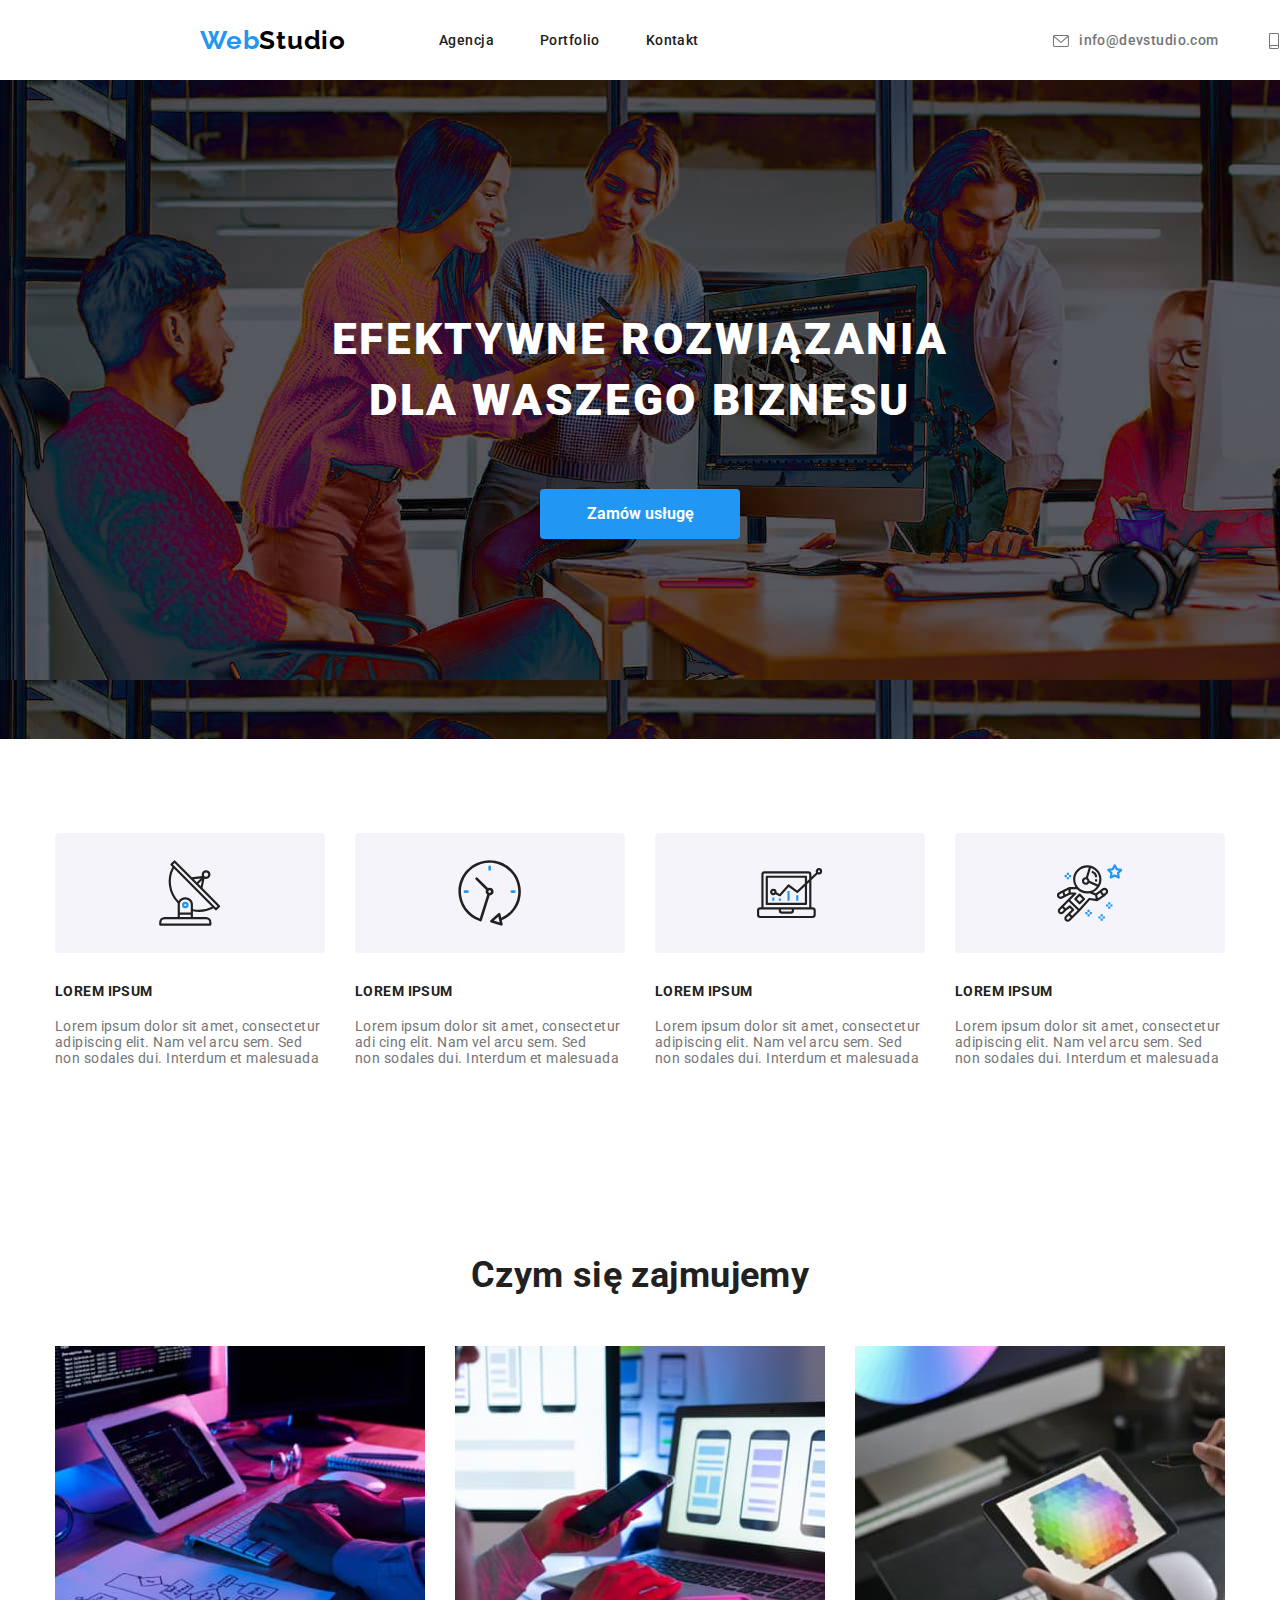
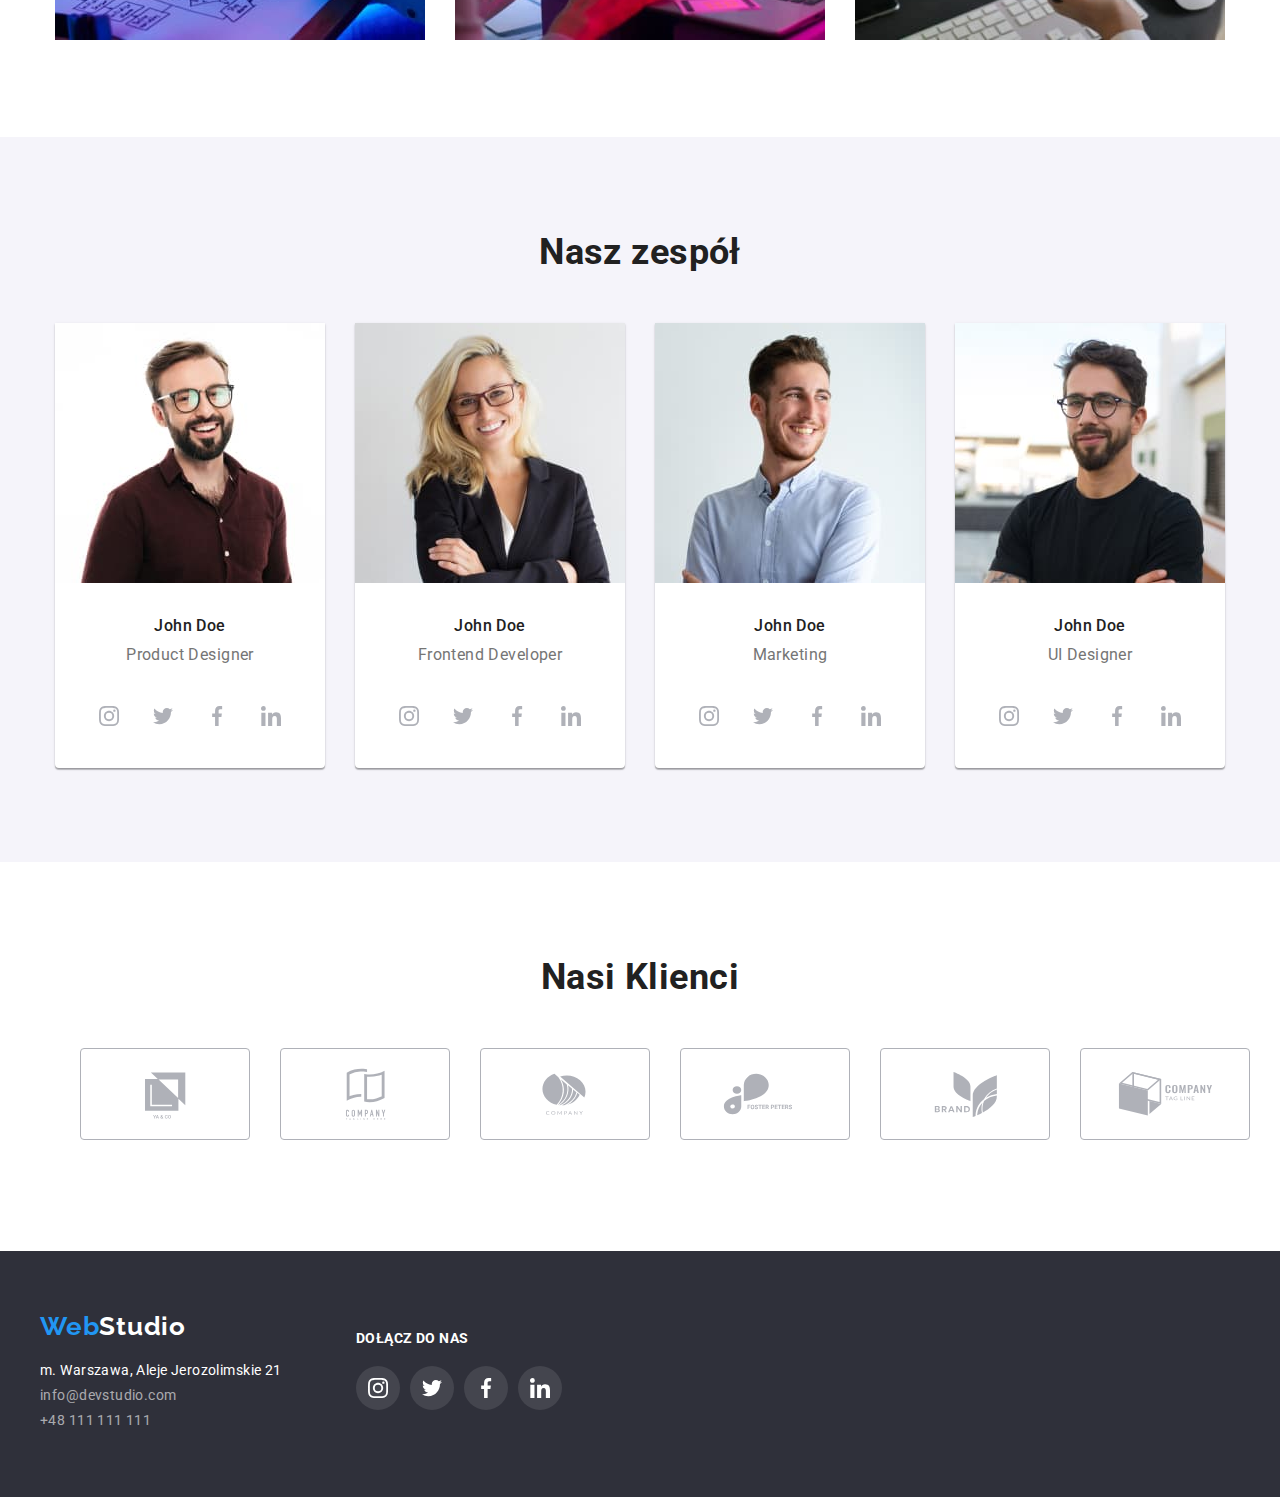
<file: index.html>
<!DOCTYPE html>
<html lang="en">
  <head>
 <meta charset="UTF-8" />
    <meta http-equiv="X-UA-Compatible" content="IE=edge" />
    <meta name="viewport" content="width=device-width, initial-scale=1.0" />
    <link
    rel="stylesheet"
    href="./styles/modern-normalize.css"
  />
    <link href="./styles/styles.css" rel="stylesheet" />

    <link rel="preconnect" href="https://fonts.googleapis.com" />
    <link rel="preconnect" href="https://fonts.gstatic.com" crossorigin />
    <link
      href="https://fonts.googleapis.com/css2?family=Raleway:wght@700&family=Roboto:wght@400;500;700;900&display=swap"
      rel="stylesheet">
    <title>WebStudio</title>
  </head>
  <body>
 <div class="logo">
      <header class="header container">
        <a href="index.html" class="no-underline logo-style">
          <span class="text-blue">Web</span>Studio</a>
        <nav>
          <ul class="nav-style nav-list">
            <li>
              <a href="index.htlm" class="text-blue link-style no-underline">Agencja</a>
            </li>
            <li>
              <a href="portfolio.html" class="text-blue link-style no-underline"
                >Portfolio</a
              >
            </li>
            <li>
              <a href="kontakt.html" class="text-blue link-style no-underline">Kontakt</a>
            </li>
          </ul>
        </nav>
        <div class="contacts">
        <ul class="nav-list">
          <li>
              <a href="emailto:info@devstudio.com" class="contact-link no-underline text-blue icons-header"
                >
                <svg class="icon-spacing" width="16" height="12">
                <use xlink:href="./images/icons.svg#email-logo"></use>
              </svg>
              info@devstudio.com</a> 
            </li>
              <li>
              <a href="tel:+48111111111" class="contact-link no-underline text-blue icons-header"
                >
                <svg class="icon-spacing" width="10" height="16">
                <use xlink:href="./images/icons.svg#smartphone-logo"></use>
              </svg>+48 111 111 111</a>
            </li>
          </ul>
          </div>
       </div> 
      </header>
    <main>
      <section>
        <div class="container order-service-background section">
            <h1 class="order-service-text">EFEKTYWNE ROZWIĄZANIA <br />
              DLA WASZEGO BIZNESU
            </h1>
              <button type="button" class="order-service-button">Zamów usługę</button>
           
          </div>
      </section>
      <section>
        <div class="container section">
        <ul class="lorem-box no-margin no-padding">
          <li>
            <div class="speciality-icon">
                  <svg width="65.32" height="70">
                    <use xlink:href="./images/icons.svg#antenna-logo"></use>
                  </svg>
                </div>
            <h4 class="lorem-text-top">LOREM IPSUM</h4>
            <p class="lotem-text-bottom no-margin">
              Lorem ipsum dolor sit amet, consectetur<br />
              adipiscing elit. Nam vel arcu sem. Sed<br />
              non sodales dui. Interdum et malesuada
            </p>
          </li>
          <li>
             <div class="speciality-icon">
                  <svg width="65.32" height="70">
                    <use xlink:href="./images/icons.svg#clock-logo"></use>
                  </svg>
                </div>
            <h4 class="lorem-text-top">LOREM IPSUM</h4>
            <p class="lotem-text-bottom no-margin">
              Lorem ipsum dolor sit amet, consectetur<br />
              adi cing elit. Nam vel arcu sem. Sed<br />
              non sodales dui. Interdum et malesuada
            </p>
          </li>
          <li>
             <div class="speciality-icon">
                  <svg width="65.32" height="70">
                    <use xlink:href="./images/icons.svg#diagram-logo"></use>
                  </svg>
                </div>
            <h4 class="lorem-text-top">LOREM IPSUM</h4>
            <p class="lotem-text-bottom no-margin">
              Lorem ipsum dolor sit amet, consectetur<br />
              adipiscing elit. Nam vel arcu sem. Sed<br />
              non sodales dui. Interdum et malesuada
            </p>
          </li>
          <li>
            <div class="speciality-icon">
                  <svg width="65.32" height="70">
                    <use xlink:href="./images/icons.svg#astronaut-logo"></use>
                  </svg>
                </div>
            <h4 class="lorem-text-top">LOREM IPSUM</h4>
            <p class="lotem-text-bottom no-margin">
              Lorem ipsum dolor sit amet, consectetur<br />
              adipiscing elit. Nam vel arcu sem. Sed<br />
              non sodales dui. Interdum et malesuada
            </p>
          </li>
        </ul>
        </div>
      </section>
      <section class="service">
          <div class="container section">
        <h2 class="header-box">Czym się zajmujemy</h2>
        <ul class="service-list no-padding">
          <li>
            <img
              src="./images/computer-writing-1.jpg"
              width="370"
              height="294"
              alt="Close up image programer working his desk office"
            />
          </li>
          <li>
            <img
              src="./images/holding-phone-2.jpg"
              width="370"
              height="294"
              alt="Web UI designers are developing application smartphones team creators 
              is working interface mobile phone"
            />
          </li>
          <li>
            <img
              src="./images/holding-tablet-3.jpg"
              width="370"
              height="294"
              alt="Creative artist web design with working colour selection graphic tablet"
            />
          </li>
        </ul>
        </div>
      </section>
      <section class="our-team-bg">
        <div class="container our-team section">
        <h2 class="header-box no-margin">Nasz zespół</h2>
        <ul class="our-team-list no-margin no-padding">
          <li class="our-team-box">
            <img
              src="./images/glasses-guy.jpg"
              width="270"
              height="260"
              alt="Product Designer - John Doe"
            />

            <h4 class="our-team-name">John Doe</h4>
            <p class="our-team-prof">Product Designer</p>
            <div class="team-card-icons">
                  <svg class="team-card-icon">
                    <use
                      xlink:href="./images/icons.svg#instagram-logo"
                      width="20"
                      height="20"
                      x="12"
                      y="12"
                    ></use>
                  </svg>
                  <svg class="team-card-icon">
                    <use
                      xlink:href="./images/icons.svg#twitter-logo"
                      width="20"
                      height="20"
                      x="12"
                      y="12"
                    ></use>
                  </svg>
                  <svg class="team-card-icon">
                    <use
                      xlink:href="./images/icons.svg#facebook-logo"
                      width="20"
                      height="20"
                      x="12"
                      y="12"
                    ></use>
                  </svg>
                  <svg class="team-card-icon">
                    <use
                      xlink:href="./images/icons.svg#linkin-logo"
                      width="20"
                      height="20"
                      x="12"
                      y="12"
                    ></use>
                  </svg>
                </div>
          </li>
          <li class="our-team-box">
            <img
              src="./images/glasses-lady.jpg"
              width="270"
              height="260"
              alt="Frontend Developer - John Doe"
            />
            <h4 class="our-team-name">John Doe</h4>
            <p class="our-team-prof">Frontend Developer</p>
            <div class="team-card-icons">
                  <svg class="team-card-icon">
                    <use
                      xlink:href="./images/icons.svg#instagram-logo"
                      width="20"
                      height="20"
                      x="12"
                      y="12"
                    ></use>
                  </svg>
                  <svg class="team-card-icon">
                    <use
                      xlink:href="./images/icons.svg#twitter-logo"
                      width="20"
                      height="20"
                      x="12"
                      y="12"
                    ></use>
                  </svg>
                  <svg class="team-card-icon">
                    <use
                      xlink:href="./images/icons.svg#facebook-logo"
                      width="20"
                      height="20"
                      x="12"
                      y="12"
                    ></use>
                  </svg>
                  <svg class="team-card-icon">
                    <use
                      xlink:href="./images/icons.svg#linkin-logo"
                      width="20"
                      height="20"
                      x="12"
                      y="12"
                    ></use>
                  </svg>
                </div>
          </li>
          <li class="our-team-box">
            <img
              src="./images/smiling-guy.jpg"
              width="270"
              height="260"
              alt="Marketing - John Doe"
            />

            <h4 class="our-team-name">John Doe</h4>
            <p class="our-team-prof">Marketing</p>
            <div class="team-card-icons">
                  <svg class="team-card-icon">
                    <use
                      xlink:href="./images/icons.svg#instagram-logo"
                      width="20"
                      height="20"
                      x="12"
                      y="12"
                    ></use>
                  </svg>
                  <svg class="team-card-icon">
                    <use
                      xlink:href="./images/icons.svg#twitter-logo"
                      width="20"
                      height="20"
                      x="12"
                      y="12"
                    ></use>
                  </svg>
                  <svg class="team-card-icon">
                    <use
                      xlink:href="./images/icons.svg#facebook-logo"
                      width="20"
                      height="20"
                      x="12"
                      y="12"
                    ></use>
                  </svg>
                  <svg class="team-card-icon">
                    <use
                      xlink:href="./images/icons.svg#linkin-logo"
                      width="20"
                      height="20"
                      x="12"
                      y="12"
                    ></use>
                  </svg>
                </div>
          </li>
          <li class="our-team-box">
            <img
              src="./images/glasses-guy-black.jpg"
              width="270"
              height="260"
              alt="UI Designer - John Doe"
            />

            <h4 class="our-team-name">John Doe</h4>
            <p class="our-team-prof">UI Designer</p>
            <div class="team-card-icons">
                  <svg class="team-card-icon">
                    <use
                      xlink:href="./images/icons.svg#instagram-logo"
                      width="20"
                      height="20"
                      x="12"
                      y="12"
                    ></use>
                  </svg>
                  <svg class="team-card-icon">
                    <use
                      xlink:href="./images/icons.svg#twitter-logo"
                      width="20"
                      height="20"
                      x="12"
                      y="12"
                    ></use>
                  </svg>
                  <svg class="team-card-icon">
                    <use
                      xlink:href="./images/icons.svg#facebook-logo"
                      width="20"
                      height="20"
                      x="12"
                      y="12"
                    ></use>
                  </svg>
                  <svg class="team-card-icon">
                    <use
                      xlink:href="./images/icons.svg#linkin-logo"
                      width="20"
                      height="20"
                      x="12"
                      y="12"
                    ></use>
                  </svg>
                </div>
          </li>
        </ul>
        </div>  
      </section>
      <section class="our-clients">
          <div class="container">
            <h2 class="header-box">Nasi Klienci</h2>
            <ul class="client-logos">
              <li>
                <a href="index.html">
                  <svg class="client-logo">
                    <use
                      xlink:href="./images/icons.svg#company-logo-1"
                      width="106"
                      height="60"
                      x="32"
                      y="16"
                    ></use>
                  </svg>
                </a>
              </li>
              <li>
                <a href="index.html">
                  <svg class="client-logo">
                    <use
                      xlink:href="./images/icons.svg#company-logo-2"
                      width="106"
                      height="60"
                      x="32"
                      y="16"
                    ></use>
                  </svg>
                </a>
              </li>
              <li>
                <a href="index.html">
                  <svg class="client-logo">
                    <use
                      xlink:href="./images/icons.svg#company-logo-3"
                      width="106"
                      height="60"
                      x="32"
                      y="16"
                    ></use>
                  </svg>
                </a>
              </li>
              <li>
                <a href="index.html">
                  <svg class="client-logo">
                    <use
                      xlink:href="./images/icons.svg#company-logo-4"
                      width="106"
                      height="60"
                      x="32"
                      y="16"
                    ></use>
                  </svg>
                </a>
              </li>
              <li>
                <a href="index.html">
                  <svg class="client-logo">
                    <use
                      xlink:href="./images/icons.svg#company-logo-5"
                      width="106"
                      height="60"
                      x="32"
                      y="16"
                    ></use>
                  </svg>
                </a>
              </li>
              <li>
                <a href="index.html">
                  <svg class="client-logo">
                    <use
                      xlink:href="./images/icons.svg#company-logo-6"
                      width="106"
                      height="60"
                      x="32"
                      y="16"
                    ></use>
                  </svg>
                </a>
              </li>
            </ul>
          </div>
        </section>
    </main>
      <footer class="footer">
        <div class="container footer-container">
          <div class="footer-contacts">
            <a href="index.html" class="logo-style no-underline white-logo"
              ><span class="text-blue">Web</span>Studio</a
            >
            <address class="address-text">
              m. Warszawa, Aleje Jerozolimskie 21
            </address>
            <ul class="link-footer no-margin">
              <li>
                <a
                  href="emailto:info@devstudio.com"
                  class="info-email-footer no-underline"
                  >info@devstudio.com</a
                >
              </li>
              <li>
                <a
                  href="tel:+48111111111"
                  class="no-underline info-email-footer"
                  >+48 111 111 111</a
                >
              </li>
            </ul>
          </div>
          <div>
            <h4 class="footer-header">Dołącz do nas</h4>
            <ul class="footer-icons">
              <li>
                <svg class="footer-icon">
                  <use
                    xlink:href="./images/icons.svg#instagram-logo"
                    width="20"
                    height="20"
                    x="12"
                    y="12"
                  ></use>
                </svg>
              </li>
              <li>
                <svg class="footer-icon">
                  <use
                    xlink:href="./images/icons.svg#twitter-logo"
                    width="20"
                    height="20"
                    x="12"
                    y="12"
                  ></use>
                </svg>
              </li>
              <li>
                <svg class="footer-icon">
                  <use
                    xlink:href="./images/icons.svg#facebook-logo"
                    width="20"
                    height="20"
                    x="12"
                    y="12"
                  ></use>
                </svg>
              </li>
              <li>
                <svg class="footer-icon">
                  <use
                    xlink:href="./images/icons.svg#linkin-logo"
                    width="20"
                    height="20"
                    x="12"
                    y="12"
                  ></use>
                </svg>
              </li>
            </ul>
          </div>
        </div>
      </footer>
  </body>
</html>
</file>
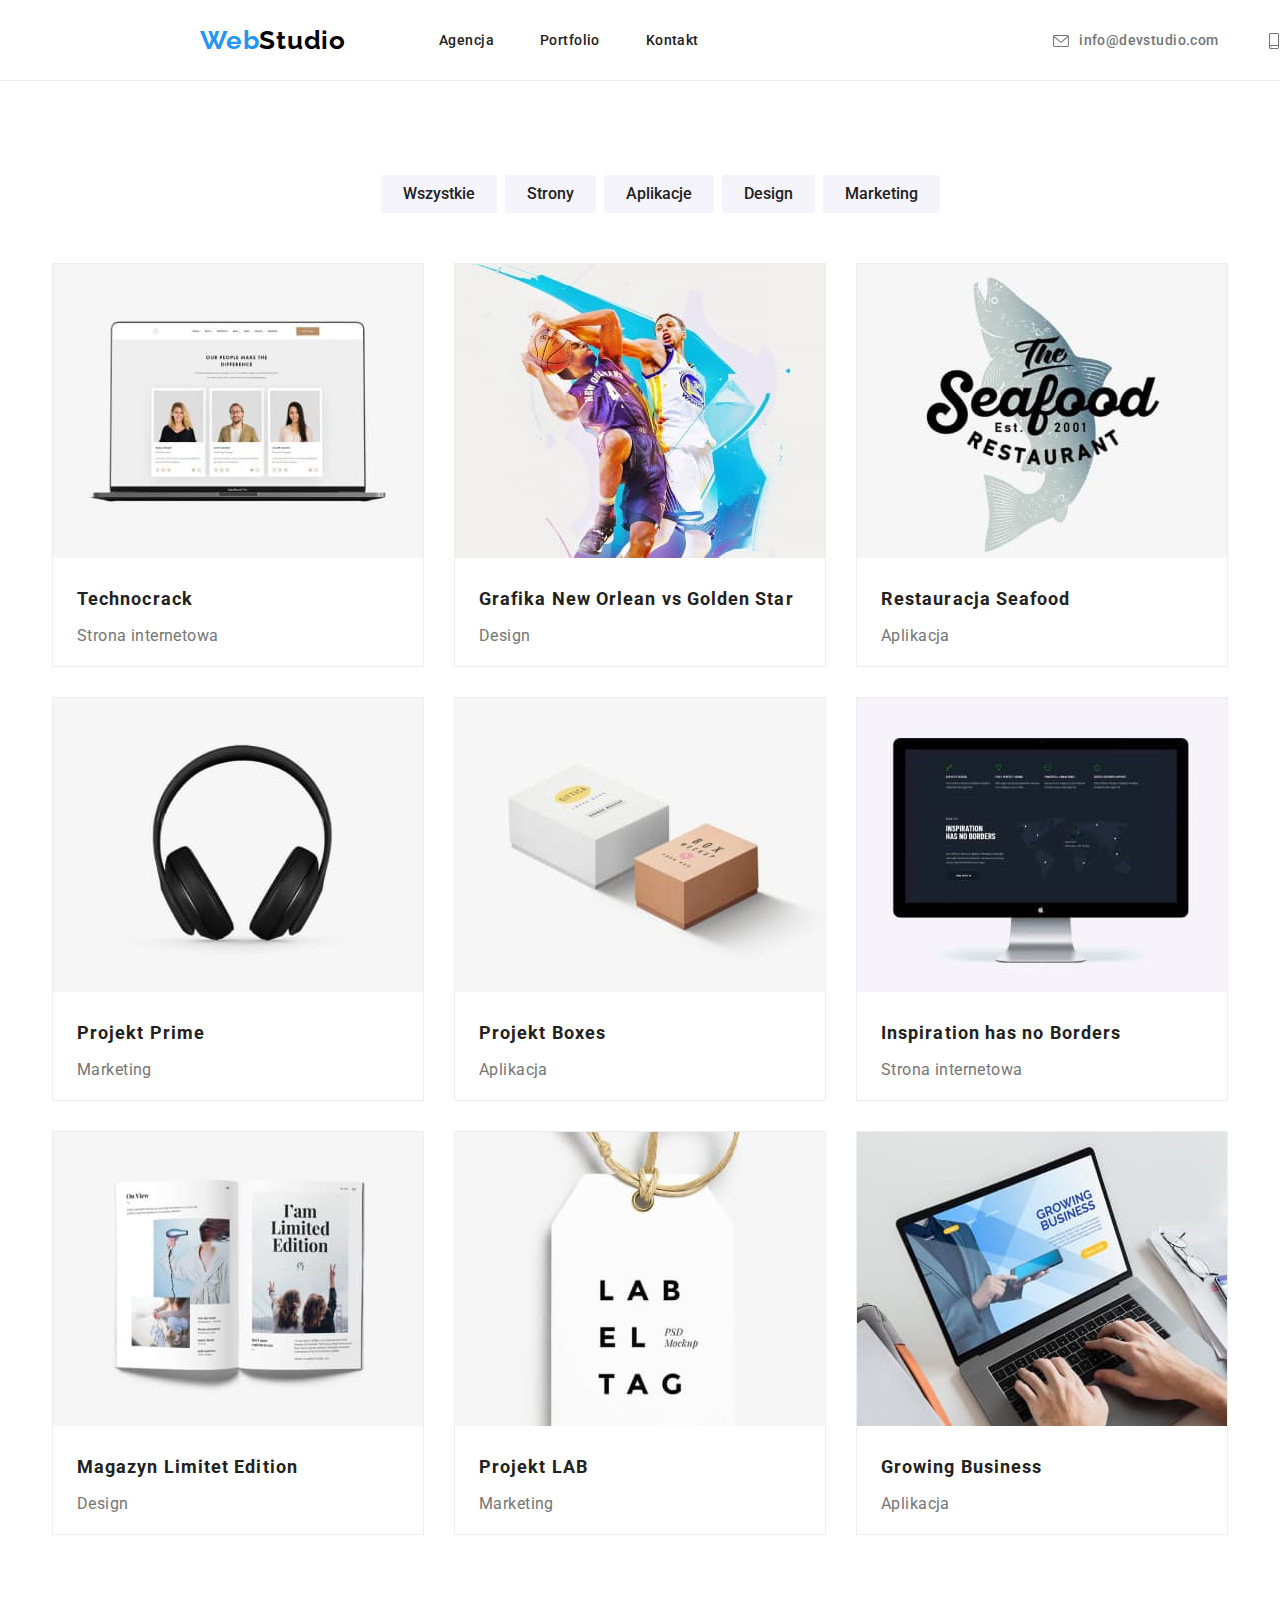
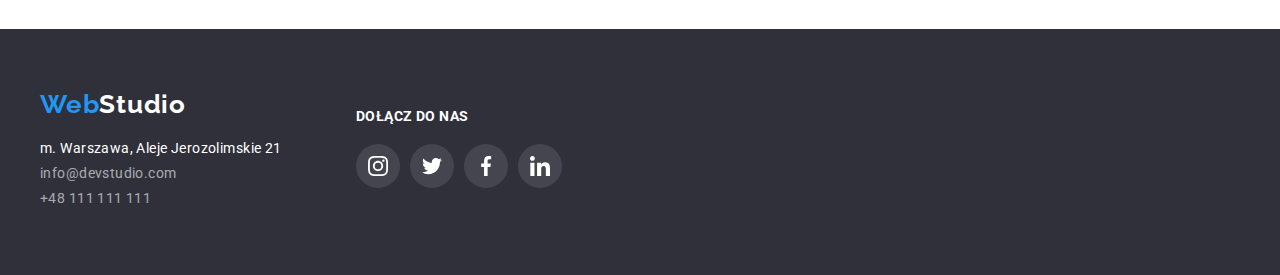
<file: portfolio.html>
<!DOCTYPE html>
<html lang="en-EN">
  <head>
    <meta charset="UTF-8" />
    <meta http-equiv="X-UA-Compatible" content="IE=edge" />
    <meta name="viewport" content="width=device-width, initial-scale=1.0" />
    
    <link
    rel="stylesheet"
    href="./styles/modern-normalize.css"
  />
    <link href="./styles/styles.css" rel="stylesheet" />

    <link rel="preconnect" href="https://fonts.googleapis.com" />
    <link rel="preconnect" href="https://fonts.gstatic.com" crossorigin />
    <link
      href="https://fonts.googleapis.com/css2?family=Raleway:wght@700&family=Roboto:wght@400;500;700;900&display=swap"
      rel="stylesheet"
    />

    <title>WebStudio</title>
  </head>
  <body>
    <div class="logo">
      <header class="header container">
        <a href="index.html" class="no-underline logo-style">
          <span class="text-blue">Web</span>Studio</a>
        <nav>
          <ul class="nav-style nav-list">
            <li>
              <a href="index.htlm" class="text-blue link-style no-underline">Agencja</a>
            </li>
            <li>
              <a href="portfolio.html" class="text-blue link-style no-underline"
                >Portfolio</a
              >
            </li>
            <li>
              <a href="kontakt.html" class="text-blue link-style no-underline">Kontakt</a>
            </li>
          </ul>
        </nav>
        <div class="contacts">
        <ul class="nav-list">
          <li>
              <a href="emailto:info@devstudio.com" class="contact-link no-underline text-blue icons-header"
                >
                <svg class="icon-spacing" width="16" height="12">
                <use xlink:href="./images/icons.svg#email-logo"></use>
              </svg>
              info@devstudio.com</a> 
            </li>
              <li>
              <a href="tel:+48111111111" class="contact-link no-underline text-blue icons-header"
                >
                <svg class="icon-spacing" width="10" height="16">
                <use xlink:href="./images/icons.svg#smartphone-logo"></use>
              </svg>+48 111 111 111</a>
            </li>
          </ul>
          </div>
       </div> 
      </header>
      <main>
        <div class="header-line-border"></div>
        <ul class="buttons-nav container">
            <li>
            <button type="button" class="button">Wszystkie</button>
            </li>
            <li>
            <button type="button" class="button">Strony</button>
            </li>
            <li>
            <button type="button" class="button">Aplikacje</button>
            </li>
            <li>
            <button type="button" class="button">Design</button>
            </li>
            <li>
            <button type="button" class="button">Marketing</button>
            </li>
        </ul>
        <div class="container">
            <ul class="product-box no-padding">
              <li class="product-card">
                <img src="./images/technocrack.jpg"
                width="370"
                height="294"
                alt="Technocrack">
                <h4 class="product-top">Technocrack</h4>
                <p class="product-text">Strona internetowa</p>
              </li>
              <li class="product-card">
                <img src="./images/new-orlean.jpg"
                width="370"
                height="294"
                alt="Dwóch skaczących koszykarzy z piłką">
                <h4 class="product-top">Grafika New Orlean vs Golden Star</h4>
                <p class="product-text">Design</p>
              </li>
              <li class="product-card">
                <img src="./images/seafood-res.jpg"
                width="370"
                height="294"
                alt="Logo Seafood Restaurant z rekinem w tle">
                <h4 class="product-top">Restauracja Seafood</h4>
                <p class="product-text">Aplikacja</p>
              </li>
              <li class="product-card">
                <img src="./images/projekt-prime.jpg"
                width="370"
                height="294"
                alt="Czarne słuchawki na szarym tle">
                <h4 class="product-top">Projekt Prime</h4>
                <p class="product-text">Marketing</p>

              </li>
              <li class="product-card">
                <img src="./images/projekt-boxes.jpg"
                width="370"
                height="294"
                alt="Dwa pudełka, jedno białe drugie jansno-brązowe">
                <h4 class="product-top">Projekt Boxes</h4>
                <p class="product-text">Aplikacja</p>
              </li>
              <li class="product-card">
                <img src="./images/no-borders.jpg"
                width="370"
                height="294"
                alt="Czarny monitor z szarną stópką">
                <h4 class="product-top">Inspiration has no Borders
                </h4>
                <p class="product-text">Strona internetowa</p>
              </li> 
              <li class="product-card">
                <img src="./images/magazyn.jpg"
                width="370"
                height="294"
                alt="Magazyn z napisem I'am Limited Edition" >
                
                <h4 class="product-top">
                  Magazyn Limitet Edition
                </h4>
                <p class="product-text  ">Design</p>
              </li>
              <li class="product-card">
                <img src="./images/projekt-lab.jpg"
                width="370"
                height="294"
                alt="Biała zawieszka z napisalem LAB EL TAG" >

                <h4 class="product-top">
                  Projekt LAB
                </h4>
                <p class="product-text">Marketing</p>
              </li>
              <li class="product-card">
                <img src="./images/business.jpg"
                width="370"
                height="294"
                alt="Szary laptop z dłońmy, które coś piszą">
                <h4 class="product-top">
                  Growing Business
                </h4>
                <p class="product-text">Aplikacja</p>
              </li>
            </ul>
          </div>
      </main>
      <footer class="footer">
        <div class="container footer-container">
          <div class="footer-contacts">
            <a href="index.html" class="logo-style no-underline white-logo"
              ><span class="text-blue">Web</span>Studio</a
            >
            <address class="address-text">
              m. Warszawa, Aleje Jerozolimskie 21
            </address>
            <ul class="link-footer no-margin">
              <li>
                <a
                  href="emailto:info@devstudio.com"
                  class="info-email-footer no-underline"
                  >info@devstudio.com</a
                >
              </li>
              <li>
                <a
                  href="tel:+48111111111"
                  class="no-underline info-email-footer"
                  >+48 111 111 111</a
                >
              </li>
            </ul>
          </div>
          <div>
            <h4 class="footer-header">Dołącz do nas</h4>
            <ul class="footer-icons">
              <li>
                <svg class="footer-icon">
                  <use
                    xlink:href="./images/icons.svg#instagram-logo"
                    width="20"
                    height="20"
                    x="12"
                    y="12"
                  ></use>
                </svg>
              </li>
              <li>
                <svg class="footer-icon">
                  <use
                    xlink:href="./images/icons.svg#twitter-logo"
                    width="20"
                    height="20"
                    x="12"
                    y="12"
                  ></use>
                </svg>
              </li>
              <li>
                <svg class="footer-icon">
                  <use
                    xlink:href="./images/icons.svg#facebook-logo"
                    width="20"
                    height="20"
                    x="12"
                    y="12"
                  ></use>
                </svg>
              </li>
              <li>
                <svg class="footer-icon">
                  <use
                    xlink:href="./images/icons.svg#linkin-logo"
                    width="20"
                    height="20"
                    x="12"
                    y="12"
                  ></use>
                </svg>
              </li>
            </ul>
          </div>
        </div>
      </footer>
  </body>
</html>
</file>
<file: styles/styles.css>
:root {
  --white: #fff;
  --black: #000;
  --blue: #2196f3;
  --grey: #757575;
  --darkgrey: #2f303a;
  --lightgrey: #e5e5e5;
  --lightcream: #ececec;
  --notwhite: #f5f4fa;
  --notblack: #212121;
  --productborder: #eeeeee;
  --footerlinks: #ffffff99;
  --iconcolor: #afb1b8;
  --footericon: rgba(255, 255, 255, 0.1);
}

body {
  font-family: "Roboto", "Releway", sans-serif;
  background-color: var(--lightgray);
  color: var(--grey);
  font-size: 14px;
  letter-spacing: 0.03em;
  margin: 0;
  padding: 0;
}

/* GLOBAL'S  */
.container {
  width: 1200px;
  margin: 0 auto;
}

.no-underline {
  text-decoration: none;
}

.no-margin {
  margin: 0;
}

.no-padding {
  padding: 0;
}

.section {
  padding-top: 94px;
  padding-bottom: 94px;
}

.header-line-border {
  border-bottom: var(--lightcream) solid 1px;
}

.header-box {
  font-weight: 700;
  font-size: 36px;
  line-height: 1.166666666666667;
  text-align: center;
  color: var(--notblack);
  margin: 0px 0 50px 0;
}

/* ICONS GLOBAL */

.icon-spacing {
  margin-right: 10px;
}
.icons-header {
  fill: var(--grey);
  display: flex;
  align-items: center;
  justify-content: center;
}

.icons-header:hover,
.icons-header:focus {
  fill: var(--blue);
}
.speciality-icon {
  background-color: var(--notwhite);
  height: 120px;
  width: 270px;
  border-radius: 4px;
  margin-bottom: 30px;
  display: flex;
  justify-content: center;
  align-items: center;
}
.team-card-icons {
  display: flex;
  justify-content: center;
  gap: 10px;
  margin-bottom: 30px;
}
.team-card-icon {
  width: 44px;
  height: 44px;
  background-color: var(--white);
  border-radius: 50%;
  fill: var(--iconcolor);
}
.client-logos {
  display: flex;
  gap: 30px;
  list-style: none;
}
.client-logo {
  border-radius: 4px;
  border: var(--iconcolor) solid 1px;
  width: 170px;
  height: 92px;
  fill: var(--iconcolor);
}
.client-logo:hover {
  fill: var(--blue);
  border: var(--blue) solid 1px;
}
.footer-header {
  font-weight: 700;
  color: var(--white);
  text-transform: uppercase;
  margin-left: 70px;
  margin-bottom: 20px;
  font-weight: 14px;
}
.footer-icons {
  display: flex;
  gap: 10px;
  margin-left: 70px;
  list-style: none;
  padding: 0;
}
.footer-icon {
  width: 44px;
  height: 44px;
  background-color: var(--footericon);
  border-radius: 50%;
  fill: var(--white);
}
.footer-icon:hover,
.footer-icon:focus,
.team-card-icon:hover,
.team-card-icon:focus {
  background-color: var(--blue);
  fill: var(--white);
  cursor: pointer;
}
.our-clients {
  padding: 94px 0;
  display: flex;
  justify-content: center;
  align-items: center;
  flex-direction: column;
}

/* Nav-links and email/tel. */

.logo {
  background-color: var(--white);
  width: 1600px;
  margin: 0 auto;
}

.header {
  align-items: center;
  gap: 93px;
  flex-direction: row;
  padding: 25px 0 24px 0;
  display: flex;
}

.logo-style {
  font-family: "Raleway";
  color: var(--black);
  font-size: 26px;
  font-weight: 700;
  line-height: 1.193;
  letter-spacing: 0.03em;
}

.text-blue {
  color: var(--blue);
}
.text-blue:hover,
.text-blue:focus {
  color: var(--blue);
}

.link-style {
  color: var(--notblack);
  font-weight: 500;
}

.link-style:hover {
  color: var(--blue);
}

.contacts {
  gap: 50px;
  margin-left: auto;
  padding-left: 0;
  display: flex;
  justify-content: center;
  align-items: center;
}

.contact-link {
  color: var(--grey);
  font-weight: 500;
}

.nav-list {
  display: flex;
  list-style: none;
  line-height: 1.2;
  margin: 0;
  gap: 50px;
}

.nav-style {
  gap: 46px;
  line-height: 1.2;
  padding: 0;
}

/* BUTTONS  PORTFOLIO*/
.buttons-nav {
  display: flex;
  justify-content: center;
  gap: 8px;
  margin-top: 94px;
  list-style: none;
}

.button {
  font-family: "Roboto";
  background-color: var(--notwhite);
  color: var(--notblack);
  border-width: 0;
  font-size: 16px;
  font-weight: 500;
  line-height: 26px;
  border-radius: 3px;
  padding: 6px 22px;
}

.button:focus,
.button:hover {
  box-shadow: 0px 2px 2px rgba(000, 000, 000, 0.3);
  background-color: var(--blue);
  color: var(--white);
  cursor: pointer;
}

/* PRODUCTS PORTFOLIO**/

.product-box {
  font-family: "Roboto";
  display: flex;
  gap: 30px;
  flex-wrap: wrap;
  margin-top: 50px;
  margin-bottom: 94px;
  list-style: none;
  justify-content: center;
  align-items: center;
}
.product-card {
  border: var(--productborder) solid 1px;
  flex-basis: calc((100% - 90px) / 4);
  height: 404px;
  margin: 0;
  cursor: pointer;
}
.product-card:hover {
  box-shadow: 0px 1px 1px rgba(0, 0, 0, 0.12), 0px 4px 4px rgba(0, 0, 0, 0.06),
    1px 4px 6px rgba(0, 0, 0, 0.16);
}
.product-top {
  color: var(--notblack);
  font-weight: 700;
  font-size: 18px;
  letter-spacing: 0.06em;
  line-height: 2;
  margin: 20px 0 4px 24px;
}
.product-text {
  color: var(--grey);
  font-family: "Roboto";
  font-weight: 400;
  line-height: 1.88;
  font-size: 16px;
  margin: 0 0 0 24px;
}

/* ORDER THE SERVICE INDEX.HTML*/

.order-service-background {
  background-image: url(/images/background.jpg);
  background-blend-mode: difference;
  background-color: var(--darkgrey);
  color: var(--white);
  width: 100%;
  display: flex;
  gap: 30px;
  flex-direction: column;
  justify-content: center;
  align-items: center;
  padding: 200px 0;
}

.order-service-text {
  font-size: 44px;
  font-weight: 900;
  text-align: center;
  line-height: 1.364;
  letter-spacing: 0.06em;
}

.order-service-button {
  background-color: var(--blue);
  border-style: none;
  border-radius: 4px;
  cursor: pointer;
  color: var(--white);
  width: 200px;
  height: 50px;
  font-weight: 700;
  font-size: 16px;
}
/* LOREM INDEX.HTML */

.lorem-box {
  display: flex;
  list-style: none;
  flex-direction: row;
  gap: 30px;
  justify-content: center;
}

.lorem-text-top {
  color: var(--notblack);
  font-family: "Roboto";
  font-style: normal;
  font-weight: 700;
  font-size: 14px;
  line-height: 16px;
  width: 270px;
  letter-spacing: 0.03em;
  text-transform: uppercase;
}
.lorem-text-bottom {
  color: var(--grey);
  font-family: "Roboto";
  font-style: normal;
  font-weight: 400;
  font-size: 14px;
  line-height: 24px;
  letter-spacing: 0.03em;
  width: 270px;
}

/* OUR SERVICE INDEX.HTML*/

.service {
  align-items: center;
  flex-direction: column;
}

.service-list {
  display: flex;
  flex-direction: row;
  gap: 30px;
  list-style: none;
  margin: 0;
  justify-content: center;
}

/* OUR TEAM  INDEX.HTML*/

.our-team-bg {
  background-color: var(--notwhite);
}

.our-team {
  align-items: center;
  flex-direction: column;
}

.our-team-list {
  display: flex;
  flex-direction: row;
  gap: 30px;
  list-style: none;
  justify-content: center;
}

.our-team-box {
  background-color: var(--white);
  box-shadow: 0px 1px 3px rgba(0, 0, 0, 0.12), 0px 1px 1px rgba(0, 0, 0, 0.14),
    0px 2px 1px rgba(0, 0, 0, 0.2);
  border-radius: 0px 0px 4px 4px;
  text-align: center;
  margin: 0;
}

.our-team-name {
  margin: 30px 0 10px 0;
  color: var(--notblack);
  font-size: 16px;
  font-weight: 500;
  line-height: 1.1875;
}

.our-team-prof {
  margin: 0 0 30px 0;
  line-height: 1.1875;
  font-size: 16px;
}

/* FOOTER */

.footer {
  width: 100%;
  background-color: var(--darkgrey);
  padding: 60px 0;
}

.footer-contacts {
  width: 246px;
}
.footer-container {
  flex-direction: row;
  display: flex;
  color: var(--white);
}
.address {
  margin: 20px;
  font-style: normal;
}

.address-text {
  margin: 20px 0 0 0;
  font-style: normal;
}
.white-logo {
  color: var(--white);
}
.logo-style-footer {
  font-family: "Raleway";
  color: var(--black);
  font-size: 26px;
  font-weight: 700;
  line-height: 1.193;
  letter-spacing: 0.03em;
  text-decoration: none;
}

.link-footer {
  list-style: none;
  padding: 0;
}

.link-footer li {
  margin: 9px 0 9px 0;
}
.info-email-footer {
  color: var(--footerlinks);
}
</file>
